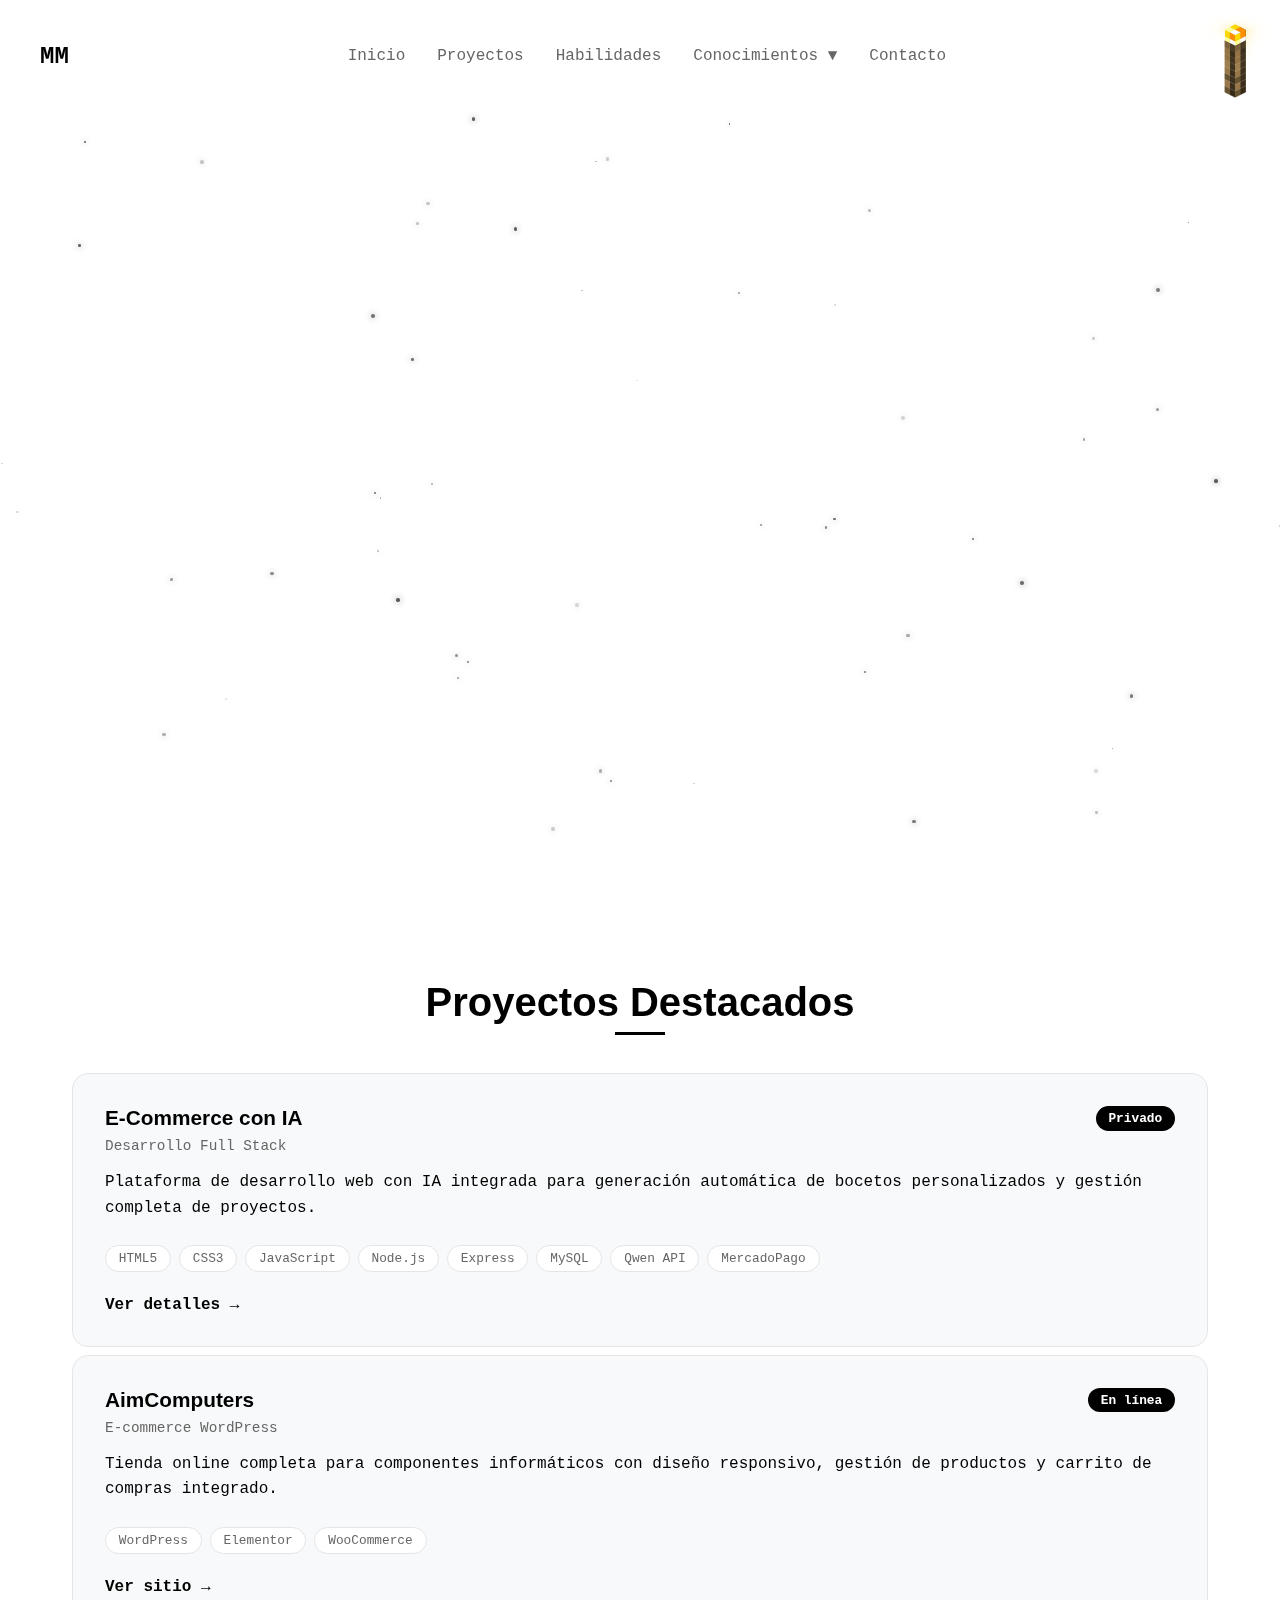
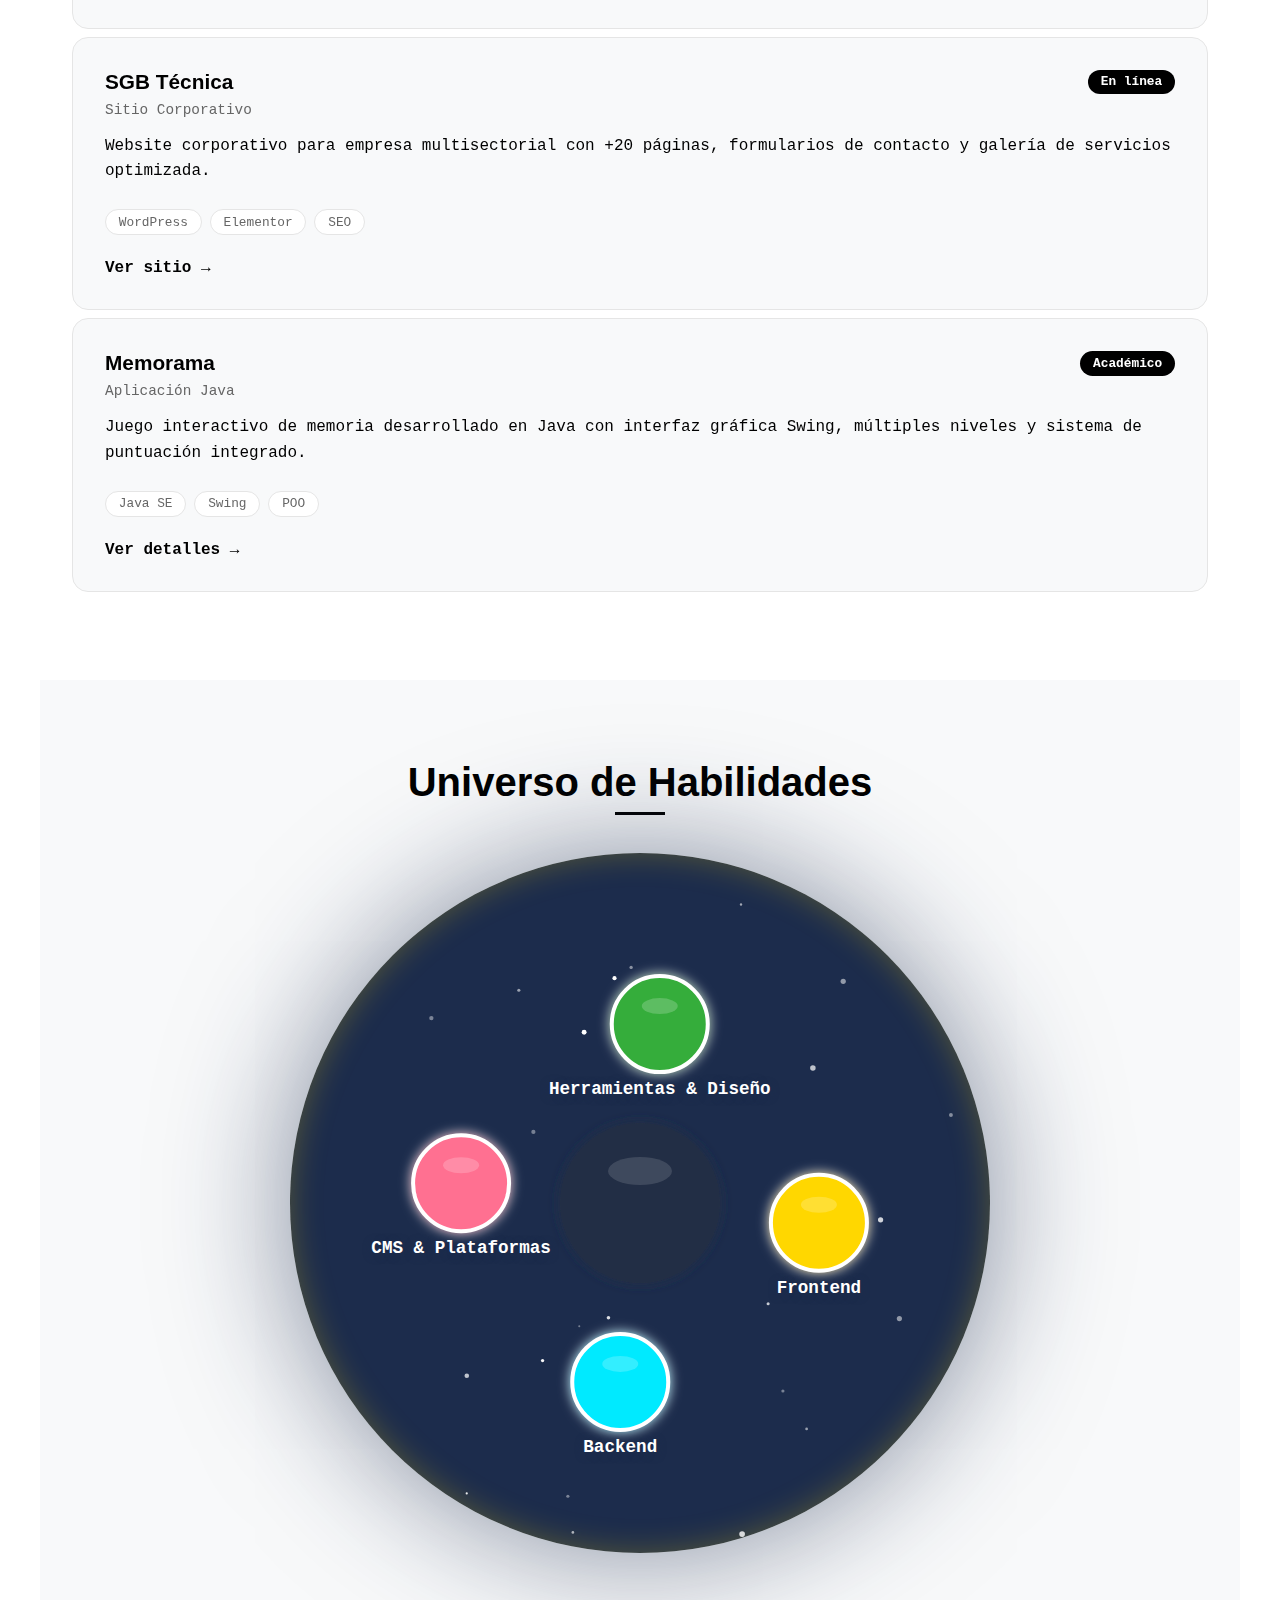
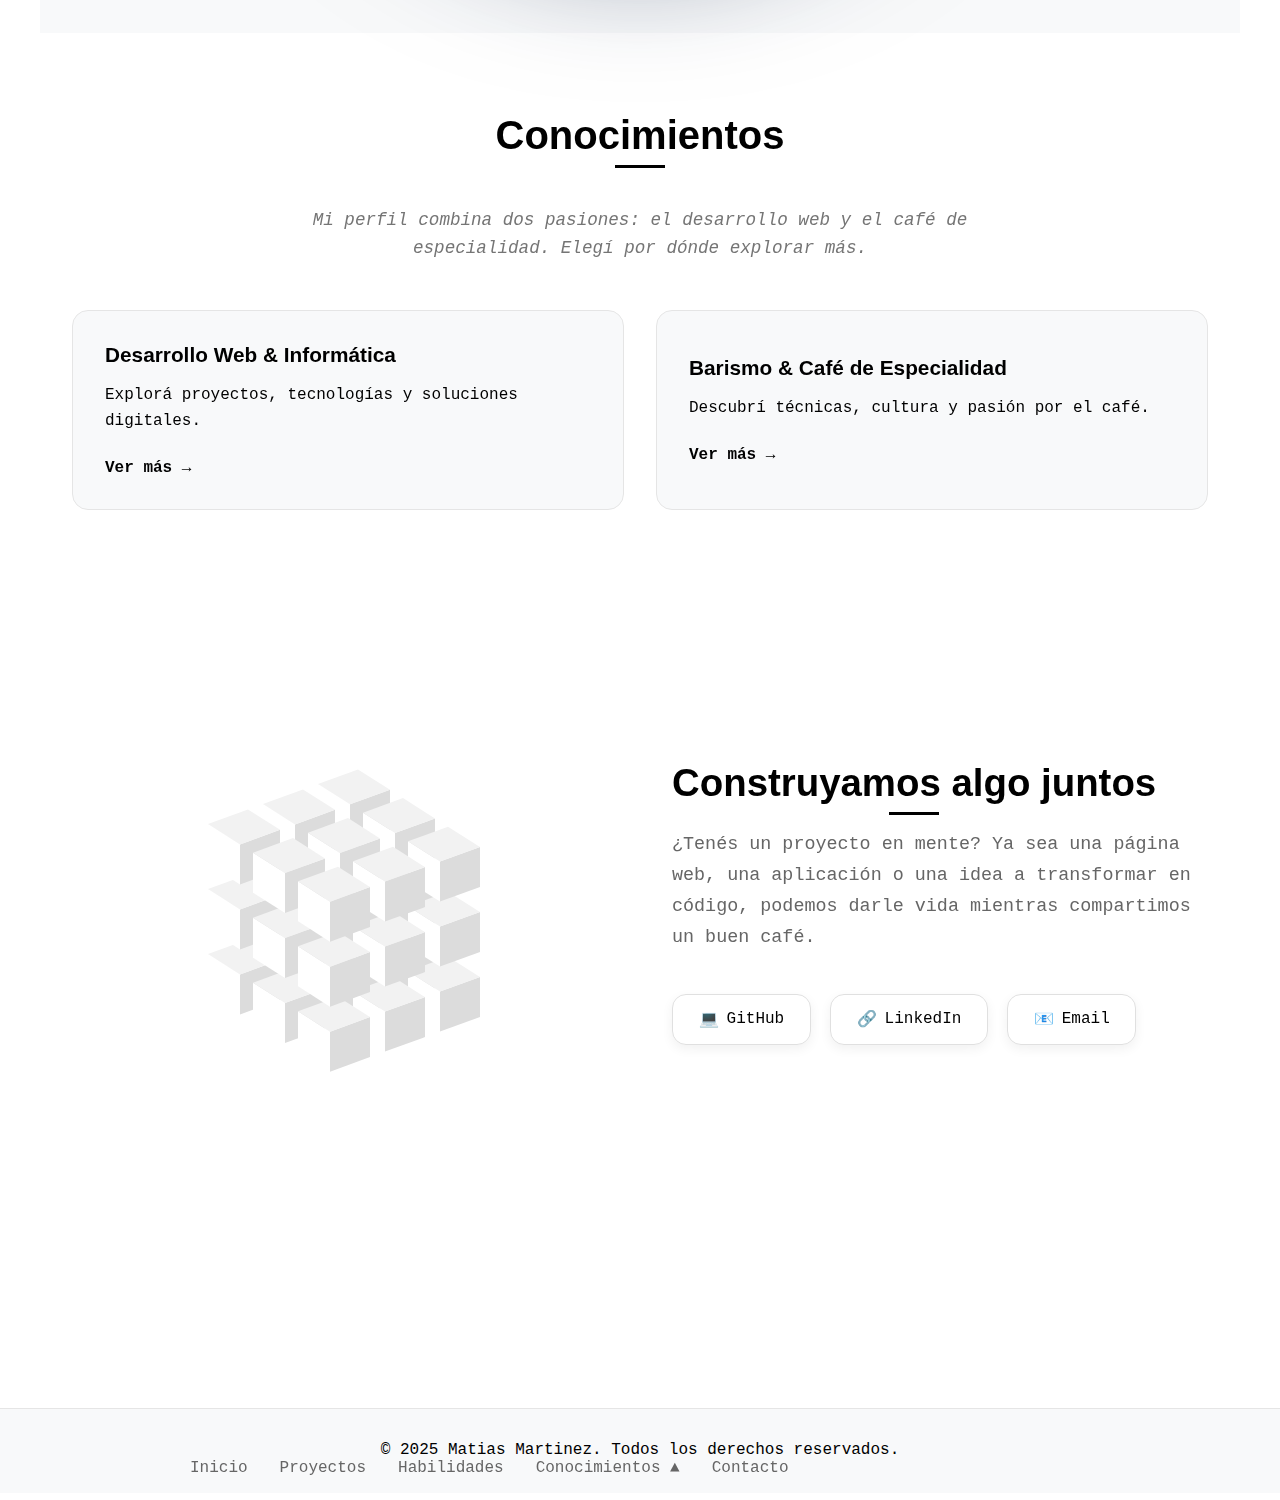
<file: index.html>
<!DOCTYPE html>
<html lang="es">
<head>
    <meta charset="UTF-8">
    <meta name="viewport" content="width=device-width, initial-scale=1.0">
    <title>Matias Martinez | Portfolio Web</title>
    <link rel="stylesheet" href="style.css" href="https://fonts.googleapis.com/css2?family=Poppins:wght@600;700&family=Fira+Code:wght@400;500&display=swap">
</head>
<body>
<div class="floating-elements"></div>

<!--Header-->
    <nav class="nav">
        <div class="nav-container">
            <a href="#" class="logo">MM</a>
            <ul class="nav-links">
                <li><a href="#inicio">Inicio</a></li>
                <li><a href="#proyectos">Proyectos</a></li>
                <li><a href="#habilidades">Habilidades</a></li>
                <li class="dropdown">
                    <a href="#conocimientos">Conocimientos ▼</a>
                    <ul class="dropdown-menu">
                        <li><a href="pages/web-informatica.html">Desarrollo Web e Informática</a></li>
                        <li><a href="pages/barista-cafe.html">Barismo y Café</a></li>
                    </ul>
                </li>
                <li><a href="#contacto">Contacto</a></li>
            </ul>
            <!--antorcha-->
            <label class="container">
            <input type="checkbox" checked />
            <div class="checkmark"></div>
            <div class="torch">
                <div class="head">
                <div class="face top">
                    <div></div>
                    <div></div>
                    <div></div>
                    <div></div>
                </div>
                <div class="face left">
                    <div></div>
                    <div></div>
                    <div></div>
                    <div></div>
                </div>
                <div class="face right">
                    <div></div>
                    <div></div>
                    <div></div>
                    <div></div>
                </div>
                </div>
                <div class="stick">
                <div class="side side-left">
                    <div></div>
                    <div></div>
                    <div></div>
                    <div></div>
                    <div></div>
                    <div></div>
                    <div></div>
                    <div></div>
                    <div></div>
                    <div></div>
                    <div></div>
                    <div></div>
                    <div></div>
                    <div></div>
                    <div></div>
                    <div></div>
                </div>
                <div class="side side-right">
                    <div></div>
                    <div></div>
                    <div></div>
                    <div></div>
                    <div></div>
                    <div></div>
                    <div></div>
                    <div></div>
                    <div></div>
                    <div></div>
                    <div></div>
                    <div></div>
                    <div></div>
                    <div></div>
                    <div></div>
                    <div></div>
                </div>
                </div>
            </div>
            </label>    
            <div class="hamburger">
                <span></span>
                <span></span>
                <span></span>
            </div>
        </div>
    </nav>

    <!-- inicio -->
    <section class="hero" id="inicio">
        <div class="hero-container">
            <div class="hero-content">
                <h1 class="hero-title">Matias Martinez</h1>
                <p class="hero-subtitle">Desarrollador Web Full Stack & WordPress</p>
                <p class="hero-description">
                    Estudiante de Informática con experiencia práctica en desarrollo web, 
                    especializado en WordPress y tecnologías modernas. Transformo ideas 
                    en experiencias digitales funcionales y atractivas.
                </p>
                <div class="cta-buttons">
                    <a href="#proyectos" class="btn">Ver Proyectos →</a>
                    <a href="#contacto" class="btn btn-outline">Contactar</a>
                </div>
            </div>
            <div class="hero-visual">
                <div class="code-window">
                    <div class="window-header">
                        <div class="window-dots">
                            <div class="dot dot-red"></div>
                            <div class="dot dot-yellow"></div>
                            <div class="dot dot-green"></div>
                        </div>
                    </div>
                    <div class="code-content" id="terminal"></div>
                </div>
            </div>
        </div>
    </section>

    <!-- Proyectos -->
    <section class="section" id="proyectos">
        <h2 class="section-title">Proyectos Destacados</h2>
            <div class="projects-grid">

                <!-- Card -->
                <div class="project-card">
                <div class="project-header">
                    <div>
                    <h3 class="project-title">E-Commerce con IA</h3>
                    <p class="project-type">Desarrollo Full Stack</p>
                    </div>
                    <span class="project-status">Privado</span>
                </div>

                <p class="project-description">
                    Plataforma de desarrollo web con IA integrada para generación automática 
                    de bocetos personalizados y gestión completa de proyectos.
                </p>

                <div class="tech-stack">
                    <span class="tech-tag">HTML5</span>
                    <span class="tech-tag">CSS3</span>
                    <span class="tech-tag">JavaScript</span>
                    <span class="tech-tag">Node.js</span>
                    <span class="tech-tag">Express</span>
                    <span class="tech-tag">MySQL</span>
                    <span class="tech-tag">Qwen API</span>
                    <span class="tech-tag">MercadoPago</span>
                </div>
                    <div class="project-links">
                        <a href="javascript:void(0)" class="project-link" onclick="openProjectModal('ecommerce')"> Ver detalles → </a>
                    </div>
                </div>
            </div>

            <!-- Modal -->
            <div id="projectModal" class="modal">
                <div class="modal-content" id="modalContent">
                    <button class="close-btn" onclick="closeModal()">&times;</button>
                    <h2 id="modalTitle"></h2>
                    <p id="modalMeta"></p>
                    <div id="modalBody"></div>
                    <div id="modalTechStack" class="tech-stack"></div>
                    <div id="modalLinks" class="modal-links"></div>
                </div>
            </div>

            <div class="project-card" onclick="window.open('https://aimcomputersa.com/')">
                <div class="project-header">
                    <div>
                        <h3 class="project-title">AimComputers</h3>
                        <p class="project-type">E-commerce WordPress</p>
                    </div>
                    <span class="project-status">En línea</span>
                </div>
                <p class="project-description">
                    Tienda online completa para componentes informáticos con diseño 
                    responsivo, gestión de productos y carrito de compras integrado.
                </p>
                <div class="tech-stack">
                    <span class="tech-tag">WordPress</span>
                    <span class="tech-tag">Elementor</span>
                    <span class="tech-tag">WooCommerce</span>
                </div>
                <div class="project-links">
                    <a class="project-link">Ver sitio →</a>
                </div>
            </div>
            <div class="project-card" onclick="window.open('https://zerpens.com.ar/sgbtecnica')">
                <div class="project-header">
                    <div>
                        <h3 class="project-title">SGB Técnica</h3>
                        <p class="project-type">Sitio Corporativo</p>
                    </div>
                    <span class="project-status">En línea</span>
                </div>
                <p class="project-description">
                    Website corporativo para empresa multisectorial con +20 páginas, 
                    formularios de contacto y galería de servicios optimizada.
                </p>
                <div class="tech-stack">
                    <span class="tech-tag">WordPress</span>
                    <span class="tech-tag">Elementor</span>
                    <span class="tech-tag">SEO</span>
                </div>
                <div class="project-links">
                    <a class="project-link">Ver sitio →</a>
                </div>
            </div>
            <div class="project-card" onclick="openProjectModal('memorama')">
                <div class="project-header">
                    <div>
                        <h3 class="project-title">Memorama</h3>
                        <p class="project-type">Aplicación Java</p>
                    </div>
                    <span class="project-status">Académico</span>
                </div>
                <p class="project-description">
                    Juego interactivo de memoria desarrollado en Java con interfaz gráfica 
                    Swing, múltiples niveles y sistema de puntuación integrado.
                </p>
                <div class="tech-stack">
                    <span class="tech-tag">Java SE</span>
                    <span class="tech-tag">Swing</span>
                    <span class="tech-tag">POO</span>
                </div>
                <div class="project-links">
                    <a href="#" class="project-link">Ver detalles →</a>
                </div>
            </div>
        </div>
    </section>
    
    <!-- Habilidades -->
    <section class="section skills-section" id="habilidades">
        <h2 class="section-title">Universo de Habilidades</h2>
        <div class="skills-universe-container">
            <svg id="skillsGalaxy" width="700" height="700"></svg>
            <div id="skill-tooltip" class="skill-tooltip"></div>
        </div>
    </section>

    <!-- Conocimientos -->
    <section id="conocimientos" class="section">
        <h2 class="section-title">Conocimientos</h2>

    <!-- Subtítulo introductorio -->
    <p class="knowledge-intro">
        Mi perfil combina dos pasiones: el desarrollo web y el café de especialidad.  
        Elegí por dónde explorar más.
    </p>

    <div class="knowledge-grid">
        <!-- Card -->
        <div class="knowledge-card">
            <div class="knowledge-content">
                <h3 class="knowledge-title">Desarrollo Web & Informática</h3>
                    <p class="knowledge-description">
                    Explorá proyectos, tecnologías y soluciones digitales.</p>
                <div class="knowledge-links">
                <a href="pages/web-informatica.html" class="knowledge-link">Ver más →</a>
                </div>
            </div>
        </div>

        <!-- Card -->
        <div class="knowledge-card">
        <div class="knowledge-content">
            <h3 class="knowledge-title">Barismo & Café de Especialidad</h3>
            <p class="knowledge-description">
            Descubrí técnicas, cultura y pasión por el café.
            </p>
            <div class="knowledge-links">
            <a href="pages/barista-cafe.html" class="knowledge-link">
                Ver más →
            </a>
            </div>
        </div>
        </div>
    </div>
    </section>

<!-- Contacto -->
    <section id="contacto" class="section">
        <div class="contact-container">
            <!-- Cubo Rubik interactivo -->
            <div class="contact-illustration">
                <div class="container">
                    <div class="cube">
                        <div style="--x:-1; --y:0;">
                            <span style="--i:3;"></span>
                            <span style="--i:2;"></span>
                            <span style="--i:1;"></span>
                        </div>
                        <div style="--x:0; --y:0;">
                            <span style="--i:3;"></span>
                            <span style="--i:2;"></span>
                            <span style="--i:1;"></span>
                        </div>
                        <div style="--x:1; --y:0;">
                            <span style="--i:3;"></span>
                            <span style="--i:2;"></span>
                            <span style="--i:1;"></span>
                        </div>
                    </div>
                    <div class="cube">
                        <div style="--x:-1; --y:0;">
                            <span style="--i:3;"></span>
                            <span style="--i:2;"></span>
                            <span style="--i:1;"></span>
                        </div>
                        <div style="--x:0; --y:0;">
                            <span style="--i:3;"></span>
                            <span style="--i:2;"></span>
                            <span style="--i:1;"></span>
                        </div>
                        <div style="--x:1; --y:0;">
                            <span style="--i:3;"></span>
                            <span style="--i:2;"></span>
                            <span style="--i:1;"></span>
                        </div>
                    </div>
                    <div class="cube">
                        <div style="--x:-1; --y:0;">
                            <span style="--i:3;"></span>
                            <span style="--i:2;"></span>
                            <span style="--i:1;"></span>
                        </div>
                        <div style="--x:0; --y:0;">
                            <span style="--i:3;"></span>
                            <span style="--i:2;"></span>
                            <span style="--i:1;"></span>
                        </div>
                        <div style="--x:1; --y:0;">
                            <span style="--i:3;"></span>
                            <span style="--i:2;"></span>
                            <span style="--i:1;"></span>
                        </div>
                    </div>
                </div>
            </div>

            <!-- CTA + Links -->
            <div class="contact-content">
                <h2 class="section-title">
                    <span>Construyamos algo juntos</span>
                </h2>

                <div class="contact-cta">
                    <p>
                        ¿Tenés un proyecto en mente? Ya sea una página web, una aplicación o una idea a transformar en código, 
                        podemos darle vida mientras compartimos un buen café.
                    </p>
                </div>

                <!-- Redes / formas de contacto -->
                <div class="contact-links">
                    <a href="https://github.com/tuusuario" target="_blank" class="contact-link">
                        <span>💻</span> GitHub
                    </a>
                    <a href="https://linkedin.com/in/tuusuario" target="_blank" class="contact-link">
                        <span>🔗</span> LinkedIn
                    </a>
                    <a href="mailto:tuemail@gmail.com" class="contact-link">
                        <span>📧</span> Email
                    </a>
                </div>
            </div>
        </div>
    </section>

    <!-- Footer -->
    <footer class="footer">
        <div class="footer-content">
            <p>&copy; 2025 Matias Martinez. Todos los derechos reservados.</p>
                <ul class="nav-links">
                    <li><a href="#inicio">Inicio</a></li>
                    <li><a href="#proyectos">Proyectos</a></li>
                    <li><a href="#habilidades">Habilidades</a></li>
                    <li class="dropdown">
                        <a href="#conocimientos" id="footer-dropdown-trigger">Conocimientos ▲</a>
                    </li>
                    <li><a href="#contacto">Contacto</a></li>
                </ul>
            </div>
    </footer>

    <div class="modal" id="projectModal">
        <div class="modal-content">
            <span style="float: right; cursor: pointer; font-size: 2rem;" onclick="closeModal()">&times;</span>
            <div id="modalContent"></div>
        </div>
    </div>

    <!-- Menú modal para el footer -->
    <div id="footerDropdownModal" class="footer-dropdown-modal">
        <div class="footer-dropdown-content">
            <span class="close-footer-dropdown" onclick="closeFooterDropdown()">&times;</span>
            <ul>
                <li><a href="pages/web-informatica.html">Desarrollo Web e Informática</a></li>
                <li><a href="pages/barista-cafe.html">Barismo y Café</a></li>
            </ul>
        </div>
    </div>

    <script src="functions.js"></script>
</body>
</html>
</file>
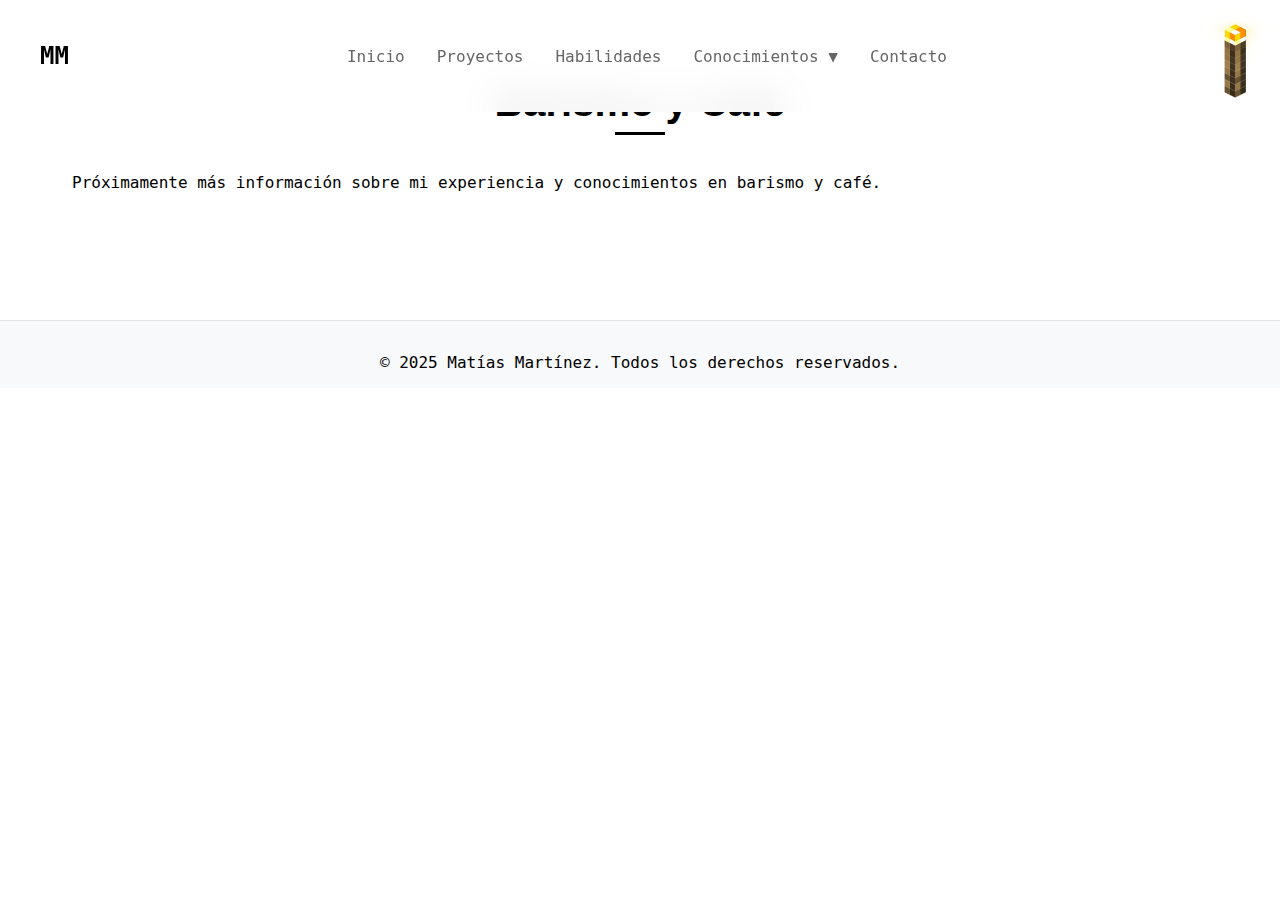
<file: pages/barista-cafe.html>
<!DOCTYPE html>
<html lang="es">
<head>
    <meta charset="UTF-8">
    <title>Barismo y Café | Matías Martínez</title>
    <link rel="stylesheet" href="../style.css" href="https://fonts.googleapis.com/css2?family=Poppins:wght@600;700&family=Fira+Code:wght@400;500&display=swap">
</head>
<body>

    <!--Header-->
    <nav class="nav">
        <div class="nav-container">
            <a href="#" class="logo">MM</a>
            <ul class="nav-links">
                <li><a href="#inicio">Inicio</a></li>
                <li><a href="#proyectos">Proyectos</a></li>
                <li><a href="#habilidades">Habilidades</a></li>
                <li class="dropdown">
                    <a href="#conocimientos">Conocimientos ▼</a>
                    <ul class="dropdown-menu">
                        <li><a href="pages/web-informatica.html">Desarrollo Web e Informática</a></li>
                        <li><a href="pages/barista-cafe.html">Barismo y Café</a></li>
                    </ul>
                </li>
                <li><a href="#contacto">Contacto</a></li>
            </ul>
            <!--antorcha-->
                <label class="container">
            <input type="checkbox" checked />
            <div class="checkmark"></div>
            <div class="torch">
                <div class="head">
                <div class="face top">
                    <div></div>
                    <div></div>
                    <div></div>
                    <div></div>
                </div>
                <div class="face left">
                    <div></div>
                    <div></div>
                    <div></div>
                    <div></div>
                </div>
                <div class="face right">
                    <div></div>
                    <div></div>
                    <div></div>
                    <div></div>
                </div>
                </div>
                <div class="stick">
                <div class="side side-left">
                    <div></div>
                    <div></div>
                    <div></div>
                    <div></div>
                    <div></div>
                    <div></div>
                    <div></div>
                    <div></div>
                    <div></div>
                    <div></div>
                    <div></div>
                    <div></div>
                    <div></div>
                    <div></div>
                    <div></div>
                    <div></div>
                </div>
                <div class="side side-right">
                    <div></div>
                    <div></div>
                    <div></div>
                    <div></div>
                    <div></div>
                    <div></div>
                    <div></div>
                    <div></div>
                    <div></div>
                    <div></div>
                    <div></div>
                    <div></div>
                    <div></div>
                    <div></div>
                    <div></div>
                    <div></div>
                </div>
                </div>
            </div>
            </label>    
            <div class="hamburger">
                <span></span>
                <span></span>
                <span></span>
            </div>
        </div>
    </nav>

    <section class="section">
        <h2 class="section-title">Barismo y Café</h2>
        <p>Próximamente más información sobre mi experiencia y conocimientos en barismo y café.</p>
    </section>
    <footer class="footer">
        <div class="footer-content">
            <p>&copy; 2025 Matías Martínez. Todos los derechos reservados.</p>
        </div>
    </footer>
    <script src="../functions.js"></script>
</body>
</html>
</file>
